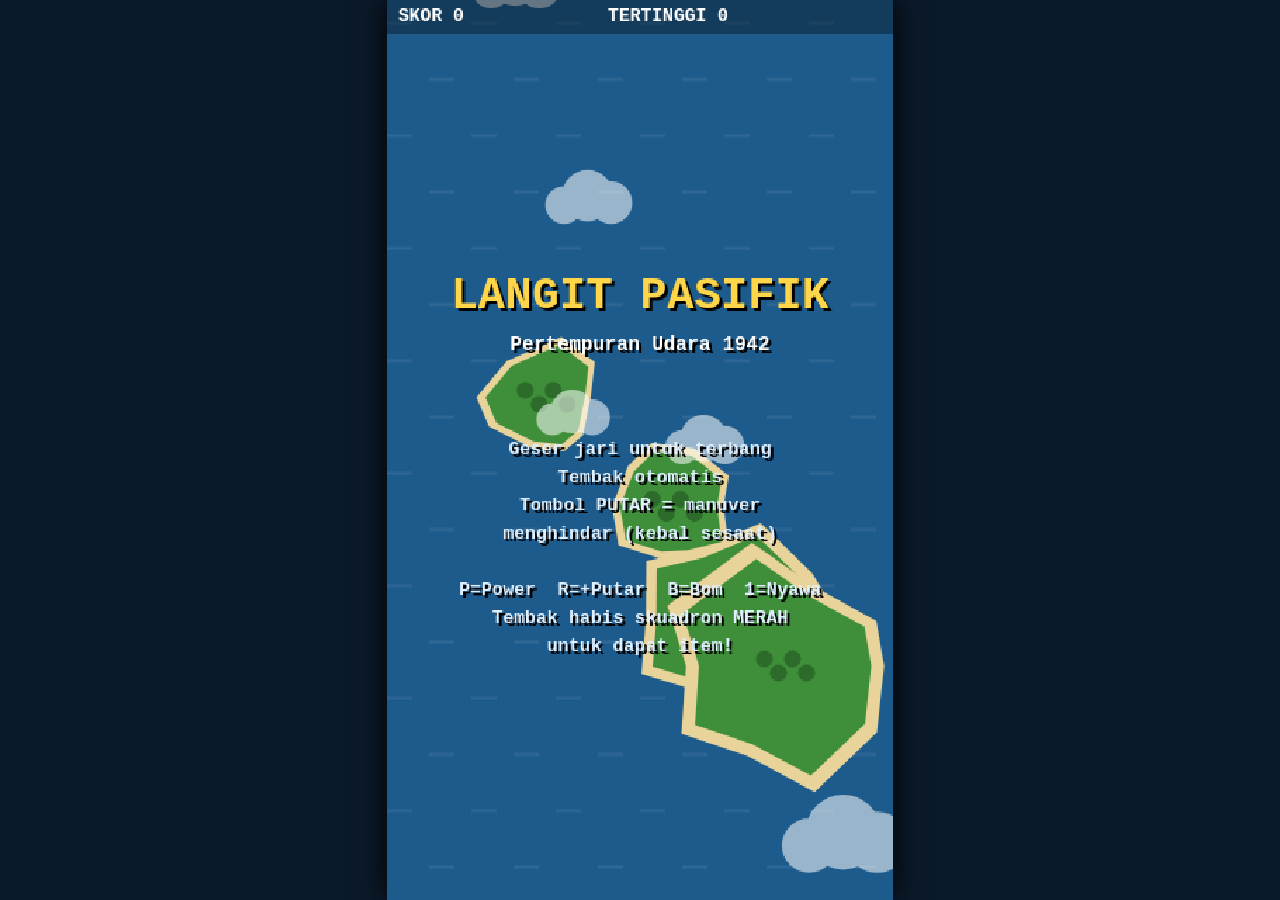
<file: game-pesawat/index.html>
<!DOCTYPE html>
<html lang="id">
<head>
<meta charset="UTF-8">
<meta name="viewport" content="width=device-width, initial-scale=1, maximum-scale=1, user-scalable=no">
<title>Langit Pasifik</title>
<style>
  html,body{margin:0;height:100%;background:#0b1a2a;overflow:hidden;touch-action:none;
    font-family:"Courier New",monospace;color:#fff;-webkit-user-select:none;user-select:none}
  #wrap{position:fixed;inset:0;display:flex;align-items:center;justify-content:center}
  canvas{display:block;background:#1d5b8c;image-rendering:pixelated;box-shadow:0 0 30px #000}
  #rollBtn{position:fixed;right:18px;bottom:24px;width:78px;height:78px;border-radius:50%;
    border:3px solid #ffd54a;background:rgba(0,0,0,.35);color:#ffd54a;font:bold 14px "Courier New",monospace;
    display:none;align-items:center;justify-content:center;text-align:center;line-height:1.1}
  #rollBtn.on{display:flex}
  #rollBtn:active{background:rgba(255,213,74,.3)}
</style>
</head>
<body>
<div id="wrap"><canvas id="c"></canvas></div>
<div id="rollBtn">PUTAR<br>(<span id="rollN">3</span>)</div>
<script>
(() => {
"use strict";
const W = 360, H = 640;
const cv = document.getElementById("c"), ctx = cv.getContext("2d");
cv.width = W; cv.height = H;
function fit(){
  const s = Math.min(innerWidth / W, innerHeight / H);
  cv.style.width = (W*s)+"px"; cv.style.height = (H*s)+"px";
}
addEventListener("resize", fit); fit();

// ---------- Input ----------
const keys = {};
addEventListener("keydown", e => { keys[e.code] = true;
  if (e.code === "KeyX" || e.code === "ShiftLeft") tryRoll();
  if (e.code === "Enter" || e.code === "Space") startOrRestart();
  if (e.code === "KeyP") paused = !paused;
});
addEventListener("keyup", e => keys[e.code] = false);

let touchId = null, lastTX = 0, lastTY = 0;
function toGame(t){ const r = cv.getBoundingClientRect();
  return { x:(t.clientX-r.left)*W/r.width, y:(t.clientY-r.top)*H/r.height }; }
cv.addEventListener("touchstart", e => { e.preventDefault();
  if (state !== "play") { startOrRestart(); return; }
  const t = e.changedTouches[0]; touchId = t.identifier; const p = toGame(t); lastTX = p.x; lastTY = p.y; }, {passive:false});
cv.addEventListener("touchmove", e => { e.preventDefault();
  for (const t of e.changedTouches) if (t.identifier === touchId) {
    const p = toGame(t);
    player.x += (p.x - lastTX) * 1.3; player.y += (p.y - lastTY) * 1.3;
    lastTX = p.x; lastTY = p.y;
  } }, {passive:false});
cv.addEventListener("touchend", e => { for (const t of e.changedTouches) if (t.identifier === touchId) touchId = null; });
cv.addEventListener("mousedown", () => { if (state !== "play") startOrRestart(); });
const rollBtn = document.getElementById("rollBtn");
rollBtn.addEventListener("touchstart", e => { e.preventDefault(); tryRoll(); }, {passive:false});
rollBtn.addEventListener("mousedown", tryRoll);

// ---------- Audio (tiny synth) ----------
let ac = null;
function beep(freq, dur, type="square", vol=0.05, slide=0){
  if (!ac) return;
  const o = ac.createOscillator(), g = ac.createGain();
  o.type = type; o.frequency.value = freq;
  if (slide) o.frequency.exponentialRampToValueAtTime(Math.max(30, freq+slide), ac.currentTime+dur);
  g.gain.value = vol; g.gain.exponentialRampToValueAtTime(0.0001, ac.currentTime+dur);
  o.connect(g); g.connect(ac.destination); o.start(); o.stop(ac.currentTime+dur);
}
const sfx = {
  shoot: () => beep(880, .05, "square", .015, -400),
  hit:   () => beep(200, .08, "sawtooth", .03, -100),
  boom:  () => { beep(120, .35, "sawtooth", .06, -90); beep(60, .4, "triangle", .06, -30); },
  power: () => { beep(523,.08); setTimeout(()=>beep(784,.08),80); setTimeout(()=>beep(1046,.12),160); },
  roll:  () => beep(300, .5, "triangle", .05, 500),
  hurt:  () => beep(90, .6, "sawtooth", .08, -60),
};

// ---------- State ----------
let state = "title", paused = false;
let score = 0, hiscore = +(localStorage.getItem("lp_hi") || 0);
let stage = 1, stageTime = 0, bossActive = false, stageClearT = 0;
let bgY = 0, islands = [], clouds = [];
let bullets = [], eBullets = [], enemies = [], parts = [], items = [], floaters = [];
let player;
let shake = 0;

function resetPlayer(){
  player = { x:W/2, y:H-90, w:30, h:26, lives:3, power:1, rolls:3, rollT:0,
             inv:120, cd:0, wing:false };
  updRollBtn();
}
function updRollBtn(){ document.getElementById("rollN").textContent = player ? player.rolls : 3; }

function startOrRestart(){
  if (!ac) { try { ac = new (window.AudioContext||window.webkitAudioContext)(); } catch(e){} }
  if (state === "play") return;
  score = 0; stage = 1; stageTime = 0; bossActive = false; stageClearT = 0;
  bullets = []; eBullets = []; enemies = []; parts = []; items = []; floaters = [];
  resetPlayer(); state = "play"; rollBtn.classList.add("on");
}

function tryRoll(){
  if (state !== "play" || player.rolls <= 0 || player.rollT > 0) return;
  player.rolls--; player.rollT = 70; updRollBtn(); sfx.roll();
}

// ---------- Background ----------
function makeIsland(y){
  const pts = [], n = 10, r = 30 + Math.random()*50;
  for (let i=0;i<n;i++){ const a = i/n*Math.PI*2; pts.push([Math.cos(a)*r*(0.7+Math.random()*0.5), Math.sin(a)*r*(0.6+Math.random()*0.5)]); }
  return { x: Math.random()*W, y, pts, palms: Math.floor(Math.random()*4)+1 };
}
for (let i=0;i<4;i++) islands.push(makeIsland(Math.random()*H));
for (let i=0;i<5;i++) clouds.push({x:Math.random()*W, y:Math.random()*H, s:0.6+Math.random()*0.8});

function drawBG(){
  ctx.fillStyle = "#1d5b8c"; ctx.fillRect(0,0,W,H);
  // waves
  ctx.fillStyle = "rgba(255,255,255,0.08)";
  for (let y=-40; y<H+40; y+=40){
    const yy = (y + bgY*0.5) % (H+40) - 20;
    for (let x=(y/40%2)*30; x<W; x+=60) ctx.fillRect(x, yy, 18, 2);
  }
  for (const is of islands){
    ctx.save(); ctx.translate(is.x, is.y);
    ctx.fillStyle = "#e8d39a"; ctx.beginPath();
    is.pts.forEach((p,i)=> i?ctx.lineTo(p[0]*1.15,p[1]*1.15):ctx.moveTo(p[0]*1.15,p[1]*1.15)); ctx.fill();
    ctx.fillStyle = "#3f8f3a"; ctx.beginPath();
    is.pts.forEach((p,i)=> i?ctx.lineTo(p[0],p[1]):ctx.moveTo(p[0],p[1])); ctx.fill();
    ctx.fillStyle = "#2c6b2a";
    for (let k=0;k<is.palms;k++){ ctx.beginPath(); ctx.arc(-15+k*10, -5+(k%2)*10, 6, 0, 7); ctx.fill(); }
    ctx.restore();
  }
}
function drawClouds(){
  for (const c of clouds){
    ctx.fillStyle = "rgba(255,255,255,0.55)";
    ctx.beginPath();
    ctx.arc(c.x, c.y, 22*c.s, 0, 7); ctx.arc(c.x+20*c.s, c.y+6*c.s, 18*c.s, 0, 7); ctx.arc(c.x-20*c.s, c.y+8*c.s, 16*c.s, 0, 7);
    ctx.fill();
  }
}
function updBG(){
  bgY += 1;
  for (const is of islands){ is.y += 0.8; if (is.y > H+100){ Object.assign(is, makeIsland(-100)); } }
  for (const c of clouds){ c.y += 2.2*c.s; if (c.y > H+60){ c.y = -60; c.x = Math.random()*W; } }
}

// ---------- Sprites (drawn with shapes) ----------
function drawPlayerPlane(x, y, scale=1, roll=0){
  ctx.save(); ctx.translate(x,y);
  const sx = Math.cos(roll) * scale;
  ctx.scale(sx || 0.05, scale);
  // shadow
  ctx.fillStyle = "rgba(0,0,0,0.25)"; ctx.fillRect(-14+10, -4+20, 28, 6);
  // wings
  ctx.fillStyle = "#4b6b3a"; ctx.fillRect(-17, -2, 34, 8);
  ctx.fillStyle = "#3b5a2c"; ctx.fillRect(-17, 4, 34, 2);
  // twin booms
  ctx.fillStyle = "#56783f"; ctx.fillRect(-11, -10, 4, 26); ctx.fillRect(7, -10, 4, 26);
  ctx.fillRect(-11, 14, 22, 3);
  // fuselage
  ctx.fillStyle = "#6a8f50"; ctx.fillRect(-3, -14, 6, 24);
  ctx.fillStyle = "#9fd3ff"; ctx.fillRect(-2, -8, 4, 5);
  // stars
  ctx.fillStyle = "#fff"; ctx.beginPath(); ctx.arc(-13,2,2.2,0,7); ctx.arc(13,2,2.2,0,7); ctx.fill();
  // props
  const t = performance.now()/30;
  ctx.fillStyle = "rgba(220,220,220,0.7)";
  ctx.fillRect(-9-5*Math.abs(Math.sin(t)), -13, 10*Math.abs(Math.sin(t)), 2);
  ctx.fillRect(9-5*Math.abs(Math.sin(t)), -13, 10*Math.abs(Math.sin(t)), 2);
  ctx.restore();
}
function drawEnemy(e){
  ctx.save(); ctx.translate(e.x, e.y);
  if (e.flash > 0) ctx.globalAlpha = 0.6;
  if (e.type === "boss"){
    ctx.fillStyle = "rgba(0,0,0,0.25)"; ctx.fillRect(-55+15, -10+30, 110, 16);
    ctx.fillStyle = e.flash>0 ? "#fff" : "#7d7f86"; ctx.fillRect(-60, -6, 120, 16);
    ctx.fillStyle = e.flash>0 ? "#fff" : "#5e6067"; ctx.fillRect(-10, -30, 20, 64); ctx.fillRect(-26, 26, 52, 8);
    ctx.fillStyle = "#9b9da4";
    for (const ex of [-42,-22,22,42]) ctx.fillRect(ex-4, -14, 8, 18);
    ctx.fillStyle = "#c33"; ctx.beginPath(); ctx.arc(-40,2,4,0,7); ctx.arc(40,2,4,0,7); ctx.fill();
    ctx.fillStyle = "#333"; ctx.fillRect(-5,-22,10,8);
    ctx.restore();
    // health bar
    ctx.fillStyle = "#300"; ctx.fillRect(40, 8, W-80, 6);
    ctx.fillStyle = "#f44"; ctx.fillRect(40, 8, (W-80)*Math.max(0,e.hp/e.maxHp), 6);
    return;
  }
  const colors = { small:"#c9c5b0", red:"#c0392b", big:"#6d6f75", dive:"#a8a37f" };
  const c = e.flash>0 ? "#fff" : colors[e.type];
  const s = e.type === "big" ? 1.7 : 1;
  ctx.scale(s, s);
  ctx.fillStyle = "rgba(0,0,0,0.22)"; ctx.fillRect(-12+8, -2+16, 24, 5);
  ctx.fillStyle = c;
  ctx.fillRect(-13, -4, 26, 6);    // wings
  ctx.fillRect(-3, -12, 6, 24);    // fuselage
  ctx.fillRect(-6, -12, 12, 3);    // tail
  ctx.fillStyle = "#c33"; ctx.beginPath(); ctx.arc(-8,-1,2,0,7); ctx.arc(8,-1,2,0,7); ctx.fill();
  ctx.fillStyle = "#334"; ctx.fillRect(-2, 2, 4, 4);
  ctx.restore();
}

// ---------- Spawning ----------
function spawnWave(){
  const r = Math.random(), lvl = stage;
  if (r < 0.35){ // formation from top in V
    const cx = 60 + Math.random()*(W-120);
    for (let i=0;i<5;i++) enemies.push(mk("small", cx + (i-2)*28, -20 - Math.abs(i-2)*22, {vy:2+lvl*0.2, wobble:i}));
  } else if (r < 0.55){ // side sweep
    const fromLeft = Math.random()<0.5;
    for (let i=0;i<5;i++) enemies.push(mk("small", fromLeft? -20 - i*30 : W+20+i*30, 80+Math.random()*40,
       {vx: fromLeft?2.6:-2.6, vy:0.6, sweep:true}));
  } else if (r < 0.75){ // red squad (drop power-up when all killed)
    const id = Math.random();
    const fromLeft = Math.random()<0.5;
    for (let i=0;i<5;i++) enemies.push(mk("red", fromLeft? -20-i*26 : W+20+i*26, 60,
       {vx: fromLeft?2.4:-2.4, vy:0, squad:id, curve:true, t:-i*10}));
  } else if (r < 0.9){ // divers
    for (let i=0;i<3;i++) enemies.push(mk("dive", 40+Math.random()*(W-80), -30-i*50, {vy:1.5, dive:true}));
  } else { // big plane
    enemies.push(mk("big", 60+Math.random()*(W-120), -40, {vy:0.7}));
  }
}
const HP = { small:1, red:1, dive:2, big:22 };
const PTS = { small:100, red:150, dive:200, big:1500 };
function mk(type, x, y, o){
  return Object.assign({type, x, y, vx:0, vy:1, hp:HP[type]+(type==="big"?stage*4:0), flash:0, t:0,
    fire: 60+Math.random()*120, r: type==="big"?24:12}, o);
}
function spawnBoss(){
  bossActive = true;
  const hp = 180 + stage*80;
  enemies.push({type:"boss", x:W/2, y:-60, vx:1.2, vy:1, hp, maxHp:hp, flash:0, t:0, fire:60, r:46, pts:10000*stage});
}

// ---------- Firing ----------
function playerFire(){
  const p = player, sp = -10;
  const add = (x,vx=0) => bullets.push({x:p.x+x, y:p.y-14, vx, vy:sp});
  if (p.power === 1){ add(-4); add(4); }
  else if (p.power === 2){ add(-8); add(0); add(8); }
  else { add(-10,-1.2); add(-4); add(4); add(10,1.2); }
  if (p.wing){ add(-26); add(26); }
  sfx.shoot();
}
function aimShot(e, speed=3.2, spread=0){
  const a = Math.atan2(player.y-e.y, player.x-e.x) + spread;
  eBullets.push({x:e.x, y:e.y+8, vx:Math.cos(a)*speed, vy:Math.sin(a)*speed});
}

// ---------- Effects ----------
function explode(x, y, n=14, big=false){
  for (let i=0;i<n;i++){
    const a = Math.random()*7, s = Math.random()*(big?5:3)+0.5;
    parts.push({x,y,vx:Math.cos(a)*s,vy:Math.sin(a)*s,life:30+Math.random()*25,max:55,
      c: ["#ffd54a","#ff8a3d","#e74c3c","#888"][Math.floor(Math.random()*4)], r: big?4:2.5});
  }
  if (big) shake = 18;
}
function floatText(x,y,t){ floaters.push({x,y,t,life:50}); }

// ---------- Update ----------
let spawnT = 0;
function update(){
  updBG();
  if (state !== "play" || paused) { parts.forEach(stepPart); parts = parts.filter(p=>p.life>0); return; }
  stageTime++;
  const p = player;

  // movement (keyboard)
  const sp = 4;
  if (keys.ArrowLeft||keys.KeyA) p.x -= sp;
  if (keys.ArrowRight||keys.KeyD) p.x += sp;
  if (keys.ArrowUp||keys.KeyW) p.y -= sp;
  if (keys.ArrowDown||keys.KeyS) p.y += sp;
  p.x = Math.max(16, Math.min(W-16, p.x)); p.y = Math.max(40, Math.min(H-24, p.y));

  // auto fire
  if (p.cd-- <= 0 && p.rollT <= 0){ playerFire(); p.cd = 7; }
  if (p.rollT > 0) p.rollT--;
  if (p.inv > 0) p.inv--;

  // spawns
  const stageLen = 2400; // ~40 detik per stage
  if (stageClearT > 0){
    stageClearT--;
    if (stageClearT === 0){ stage++; stageTime = 0; bossActive = false; }
  } else if (stageTime < stageLen){
    if (--spawnT <= 0){ spawnWave(); spawnT = Math.max(40, 110 - stage*10); }
  } else if (!bossActive && enemies.length === 0){
    spawnBoss();
  }

  // bullets
  for (const b of bullets){ b.x += b.vx; b.y += b.vy; }
  bullets = bullets.filter(b => b.y > -10 && b.x > -10 && b.x < W+10);
  for (const b of eBullets){ b.x += b.vx; b.y += b.vy; }
  eBullets = eBullets.filter(b => b.y > -10 && b.y < H+10 && b.x > -10 && b.x < W+10);

  // enemies
  for (const e of enemies){
    e.t++; if (e.flash>0) e.flash--;
    if (e.type === "boss"){
      if (e.y < 110) e.y += e.vy;
      else { e.x += e.vx; if (e.x < 70 || e.x > W-70) e.vx *= -1; }
      if (--e.fire <= 0 && e.y >= 100){
        const phase = Math.floor(e.t/240)%3;
        if (phase === 0){ for (let k=-2;k<=2;k++) aimShot(e, 3, k*0.18); e.fire = 50; }
        else if (phase === 1){ for (let k=0;k<12;k++){ const a=k/12*Math.PI*2 + e.t*0.05;
            eBullets.push({x:e.x,y:e.y,vx:Math.cos(a)*2.4,vy:Math.sin(a)*2.4}); } e.fire = 40; }
        else { aimShot({x:e.x-40,y:e.y},3.6); aimShot({x:e.x+40,y:e.y},3.6); e.fire = 18; }
      }
      continue;
    }
    if (e.curve){ if (e.t > 0){ e.x += e.vx; e.y += Math.sin(e.t*0.04)*2.2 + 0.4; } }
    else if (e.sweep){ e.x += e.vx; e.y += e.vy; }
    else if (e.dive){
      e.y += e.vy;
      if (e.y > 120 && !e.locked){ e.locked = true; const a = Math.atan2(p.y-e.y, p.x-e.x); e.vx = Math.cos(a)*4; e.vy = Math.sin(a)*4; }
      e.x += e.vx;
    } else {
      e.y += e.vy; if (e.wobble !== undefined) e.x += Math.sin((e.t+e.wobble*10)*0.05)*1.2;
    }
    if (--e.fire <= 0 && e.y > 0 && e.y < H*0.7){
      if (e.type === "big"){ for (let k=-1;k<=1;k++) aimShot(e, 3, k*0.25); e.fire = 70; }
      else { if (Math.random() < 0.5 + stage*0.08) aimShot(e, 2.6 + stage*0.2); e.fire = 120 + Math.random()*120; }
    }
  }
  enemies = enemies.filter(e => e.type==="boss" || (e.y < H+60 && e.y > -400 && e.x > -300 && e.x < W+300));

  // collisions: player bullets vs enemies
  for (const b of bullets){
    for (const e of enemies){
      if (e.hp <= 0) continue;
      const rx = e.type==="boss" ? 60 : e.r, ry = e.type==="boss" ? 30 : e.r;
      if (Math.abs(b.x-e.x) < rx && Math.abs(b.y-e.y) < ry){
        b.y = -999; e.hp--; e.flash = 3;
        if (e.hp <= 0) killEnemy(e); else if (e.type==="boss"||e.type==="big") sfx.hit();
        break;
      }
    }
  }
  enemies = enemies.filter(e => e.hp > 0);

  // player hit
  const vulnerable = p.inv <= 0 && p.rollT <= 0;
  if (vulnerable){
    for (const b of eBullets){
      if (Math.abs(b.x-p.x) < 6 && Math.abs(b.y-p.y) < 8){ b.y = 9999; hurt(); break; }
    }
    for (const e of enemies){
      const rr = e.type==="boss"?50:e.r;
      if (Math.abs(e.x-p.x) < rr && Math.abs(e.y-p.y) < rr){
        if (e.type !== "boss" && e.type !== "big"){ e.hp = 0; killEnemy(e); }
        hurt(); break;
      }
    }
    enemies = enemies.filter(e => e.hp > 0);
  }

  // items
  for (const it of items){
    it.y += 1.3; it.x += Math.sin(it.t++*0.05)*0.8;
    if (Math.abs(it.x-p.x) < 18 && Math.abs(it.y-p.y) < 18){
      it.got = true; sfx.power();
      if (it.k === "P"){ if (p.power < 3) { p.power++; floatText(p.x,p.y-20,"POWER UP"); } else if (!p.wing){ p.wing = true; floatText(p.x,p.y-20,"PENGAWAL!"); } else { score+=1000; floatText(p.x,p.y-20,"+1000"); } }
      else if (it.k === "R"){ p.rolls++; updRollBtn(); floatText(p.x,p.y-20,"+1 PUTAR"); }
      else if (it.k === "B"){ // bomb: clear bullets
        eBullets = []; for (const e of enemies) if (e.type!=="boss"){ e.hp=0; killEnemy(e); }
        enemies = enemies.filter(e=>e.hp>0); floatText(p.x,p.y-20,"BOM!"); shake = 12;
      }
      else if (it.k === "1"){ p.lives++; floatText(p.x,p.y-20,"+1 NYAWA"); }
    }
  }
  items = items.filter(it => !it.got && it.y < H+20);

  parts.forEach(stepPart); parts = parts.filter(q=>q.life>0);
  for (const f of floaters){ f.y -= 0.7; f.life--; } floaters = floaters.filter(f=>f.life>0);
  if (shake > 0) shake--;
}
function stepPart(q){ q.x += q.vx; q.y += q.vy; q.vx *= 0.96; q.vy *= 0.96; q.life--; }

function killEnemy(e){
  const pts = e.pts || PTS[e.type];
  score += pts; floatText(e.x, e.y, String(pts));
  if (e.type === "boss"){
    for (let k=0;k<6;k++) setTimeout(()=>{ explode(e.x+(Math.random()-0.5)*100, e.y+(Math.random()-0.5)*40, 30, true); sfx.boom(); }, k*150);
    eBullets = []; stageClearT = 240; player.lives = Math.min(player.lives+1, 9);
    items.push({x:e.x, y:e.y, k:"P", t:0});
  } else {
    explode(e.x, e.y, e.type==="big"?30:14, e.type==="big"); sfx.boom();
    if (e.type === "big") items.push({x:e.x, y:e.y, k: Math.random()<0.5?"B":"R", t:0});
    if (e.squad !== undefined){
      const rest = enemies.filter(o => o.squad === e.squad && o !== e && o.hp > 0);
      if (rest.length === 0) items.push({x:e.x, y:e.y, k: Math.random()<0.12?"1":"P", t:0});
    }
  }
  if (score > hiscore){ hiscore = score; localStorage.setItem("lp_hi", hiscore); }
}
function hurt(){
  const p = player;
  explode(p.x, p.y, 30, true); sfx.hurt();
  p.lives--; p.power = Math.max(1, p.power-1); p.wing = false; p.inv = 150;
  eBullets = [];
  if (p.lives <= 0){ state = "over"; rollBtn.classList.remove("on"); }
}

// ---------- Draw ----------
function draw(){
  ctx.save();
  if (shake > 0) ctx.translate((Math.random()-0.5)*shake, (Math.random()-0.5)*shake);
  drawBG();
  for (const it of items){
    ctx.fillStyle = {P:"#e74c3c", R:"#3498db", B:"#2c3e50", "1":"#27ae60"}[it.k];
    ctx.beginPath(); ctx.arc(it.x, it.y, 11, 0, 7); ctx.fill();
    ctx.strokeStyle = "#fff"; ctx.lineWidth = 2; ctx.stroke();
    ctx.fillStyle = "#fff"; ctx.font = "bold 13px Courier New"; ctx.textAlign = "center"; ctx.textBaseline = "middle";
    ctx.fillText(it.k, it.x, it.y+1);
  }
  for (const e of enemies) drawEnemy(e);
  if (state === "play"){
    const p = player;
    const blink = p.inv > 0 && Math.floor(p.inv/5)%2;
    if (!blink){
      const rollAng = p.rollT > 0 ? (70-p.rollT)/70*Math.PI*2 : 0;
      const sc = p.rollT > 0 ? 1 + Math.sin((70-p.rollT)/70*Math.PI)*0.5 : 1;
      drawPlayerPlane(p.x, p.y, sc, rollAng);
      if (p.wing){ drawPlayerPlane(p.x-26, p.y+6, 0.55); drawPlayerPlane(p.x+26, p.y+6, 0.55); }
    }
  }
  ctx.fillStyle = "#ffe98a";
  for (const b of bullets) ctx.fillRect(b.x-1.5, b.y-6, 3, 10);
  for (const b of eBullets){ ctx.fillStyle = "#ff5a3c"; ctx.beginPath(); ctx.arc(b.x,b.y,3.5,0,7); ctx.fill();
    ctx.fillStyle = "#fff3"; ctx.beginPath(); ctx.arc(b.x,b.y,6,0,7); ctx.fill(); }
  for (const q of parts){ ctx.globalAlpha = Math.max(0,q.life/q.max); ctx.fillStyle = q.c;
    ctx.beginPath(); ctx.arc(q.x,q.y,q.r,0,7); ctx.fill(); }
  ctx.globalAlpha = 1;
  drawClouds();
  ctx.font = "bold 12px Courier New"; ctx.textAlign = "center";
  for (const f of floaters){ ctx.globalAlpha = f.life/50; ctx.fillStyle = "#fff"; ctx.fillText(f.t, f.x, f.y); }
  ctx.globalAlpha = 1;
  ctx.restore();

  // HUD
  ctx.fillStyle = "rgba(0,0,0,0.35)"; ctx.fillRect(0,0,W,24);
  ctx.font = "bold 13px Courier New"; ctx.textBaseline = "middle"; ctx.fillStyle = "#fff";
  ctx.textAlign = "left"; ctx.fillText("SKOR " + score, 8, 12);
  ctx.textAlign = "center"; ctx.fillText("TERTINGGI " + hiscore, W/2+20, 12);
  if (state === "play"){
    ctx.textAlign = "right"; ctx.fillText("ST " + stage, W-8, 12);
    for (let i=0;i<Math.min(player.lives,6);i++) drawPlayerPlane(16+i*20, H-16, 0.5);
  }

  ctx.textAlign = "center"; ctx.textBaseline = "middle";
  if (state === "title"){
    shadowText("LANGIT PASIFIK", W/2, H*0.33, 32, "#ffd54a");
    shadowText("Pertempuran Udara 1942", W/2, H*0.33+34, 14, "#fff");
    const lines = ["Geser jari untuk terbang","Tembak otomatis","Tombol PUTAR = manuver","menghindar (kebal sesaat)","",
      "P=Power  R=+Putar  B=Bom  1=Nyawa","Tembak habis skuadron MERAH","untuk dapat item!"];
    lines.forEach((l,i)=> shadowText(l, W/2, H*0.5+i*20, 13, "#e0f0ff"));
    if (Math.floor(performance.now()/500)%2) shadowText("SENTUH UNTUK MULAI", W/2, H*0.88, 18, "#fff");
  } else if (state === "over"){
    shadowText("GAME OVER", W/2, H*0.4, 34, "#ff5a3c");
    shadowText("Skor: " + score, W/2, H*0.4+40, 18, "#fff");
    shadowText("Stage: " + stage, W/2, H*0.4+64, 15, "#fff");
    if (Math.floor(performance.now()/500)%2) shadowText("SENTUH UNTUK ULANG", W/2, H*0.72, 18, "#fff");
  } else if (paused){
    shadowText("JEDA", W/2, H/2, 30, "#fff");
  } else if (stageClearT > 0){
    shadowText("STAGE " + stage + " SELESAI!", W/2, H*0.4, 24, "#ffd54a");
    shadowText("+1 NYAWA", W/2, H*0.4+30, 15, "#fff");
  } else if (stageTime < 120){
    shadowText("STAGE " + stage, W/2, H*0.4, 28, "#fff");
  } else if (bossActive && enemies.some(e=>e.type==="boss" && e.y < 100)){
    shadowText("PERINGATAN: PEMBOM BESAR!", W/2, H*0.45, 16, "#ff5a3c");
  }
}
function shadowText(t,x,y,size,color){
  ctx.font = "bold "+size+"px Courier New";
  ctx.fillStyle = "#000"; ctx.fillText(t, x+2, y+2);
  ctx.fillStyle = color; ctx.fillText(t, x, y);
}

// ---------- Loop (fixed 60fps step) ----------
let last = performance.now(), acc = 0;
function loop(now){
  acc += Math.min(100, now - last); last = now;
  while (acc >= 1000/60){ update(); acc -= 1000/60; }
  draw();
  requestAnimationFrame(loop);
}
requestAnimationFrame(loop);
document.addEventListener("visibilitychange", () => { if (document.hidden && state==="play") paused = true; });
cv.addEventListener("touchstart", () => { if (paused) paused = false; });
})();
</script>
</body>
</html>
</file>
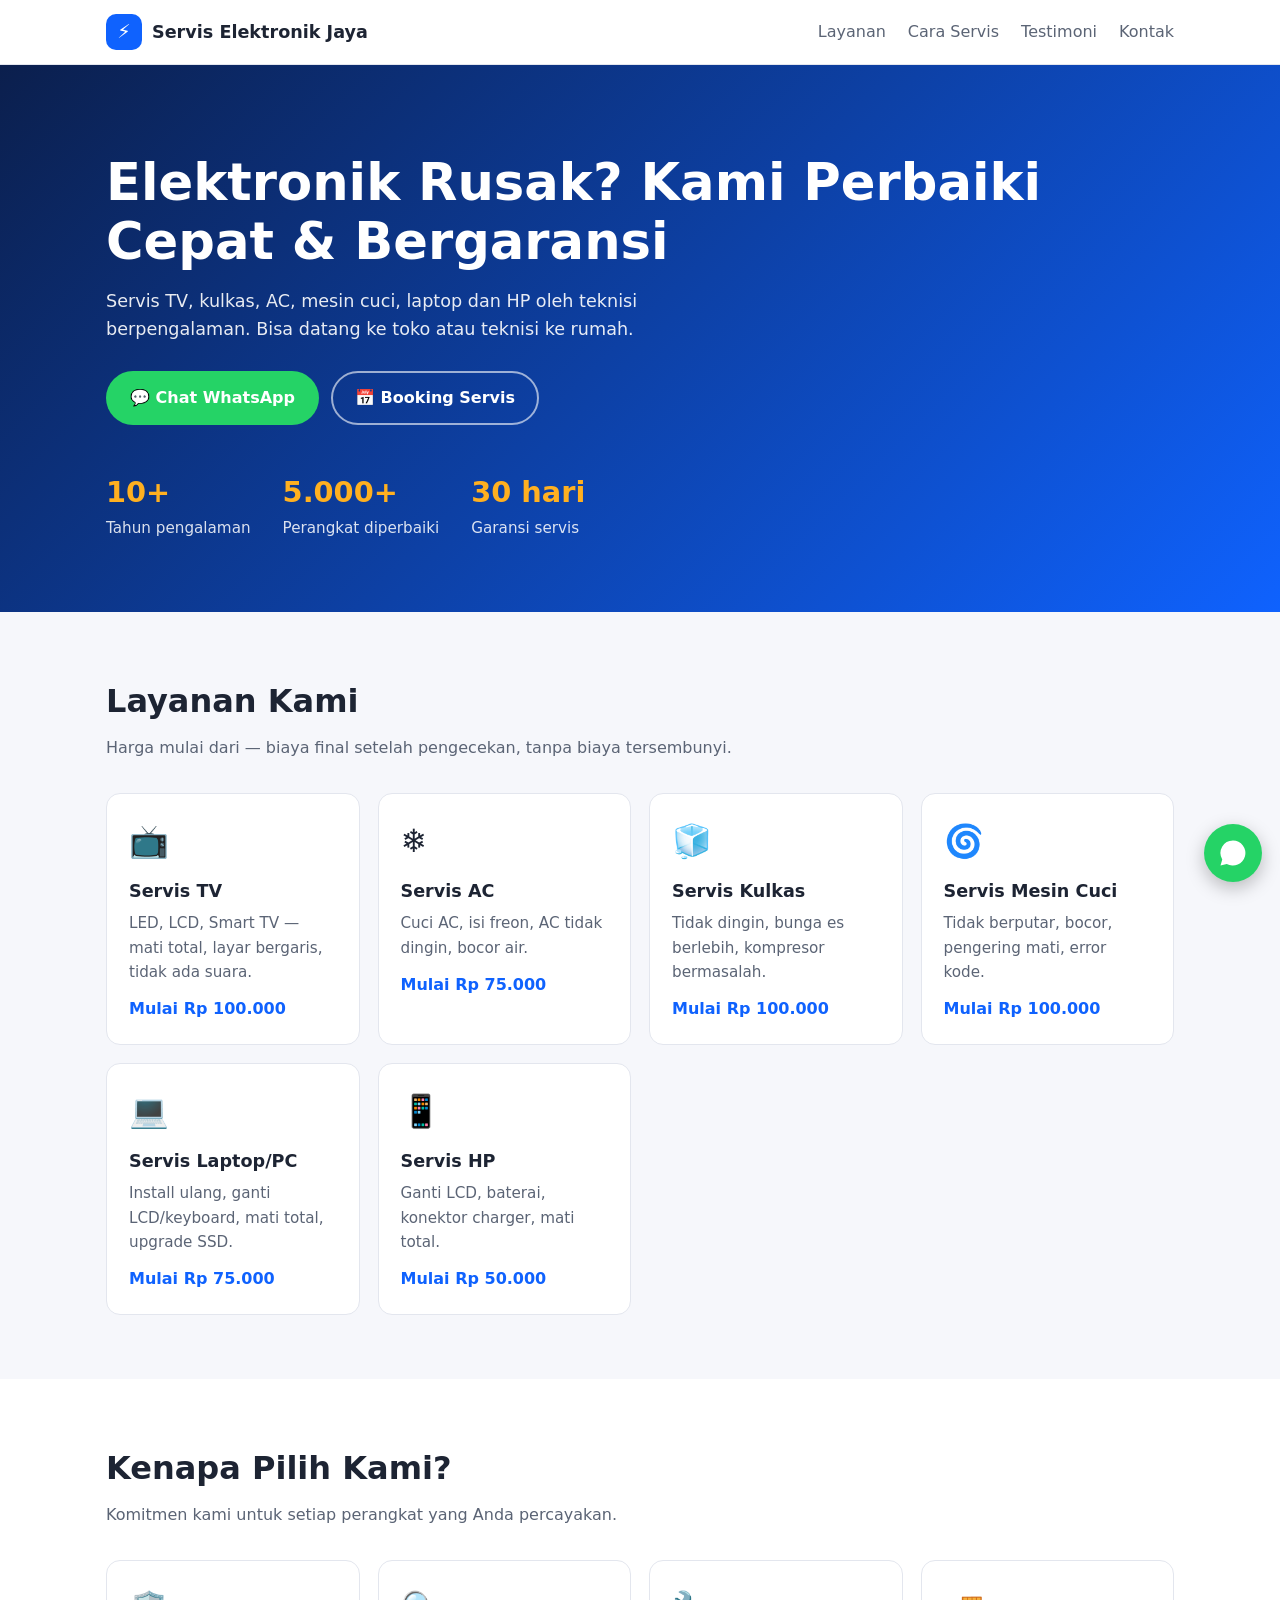
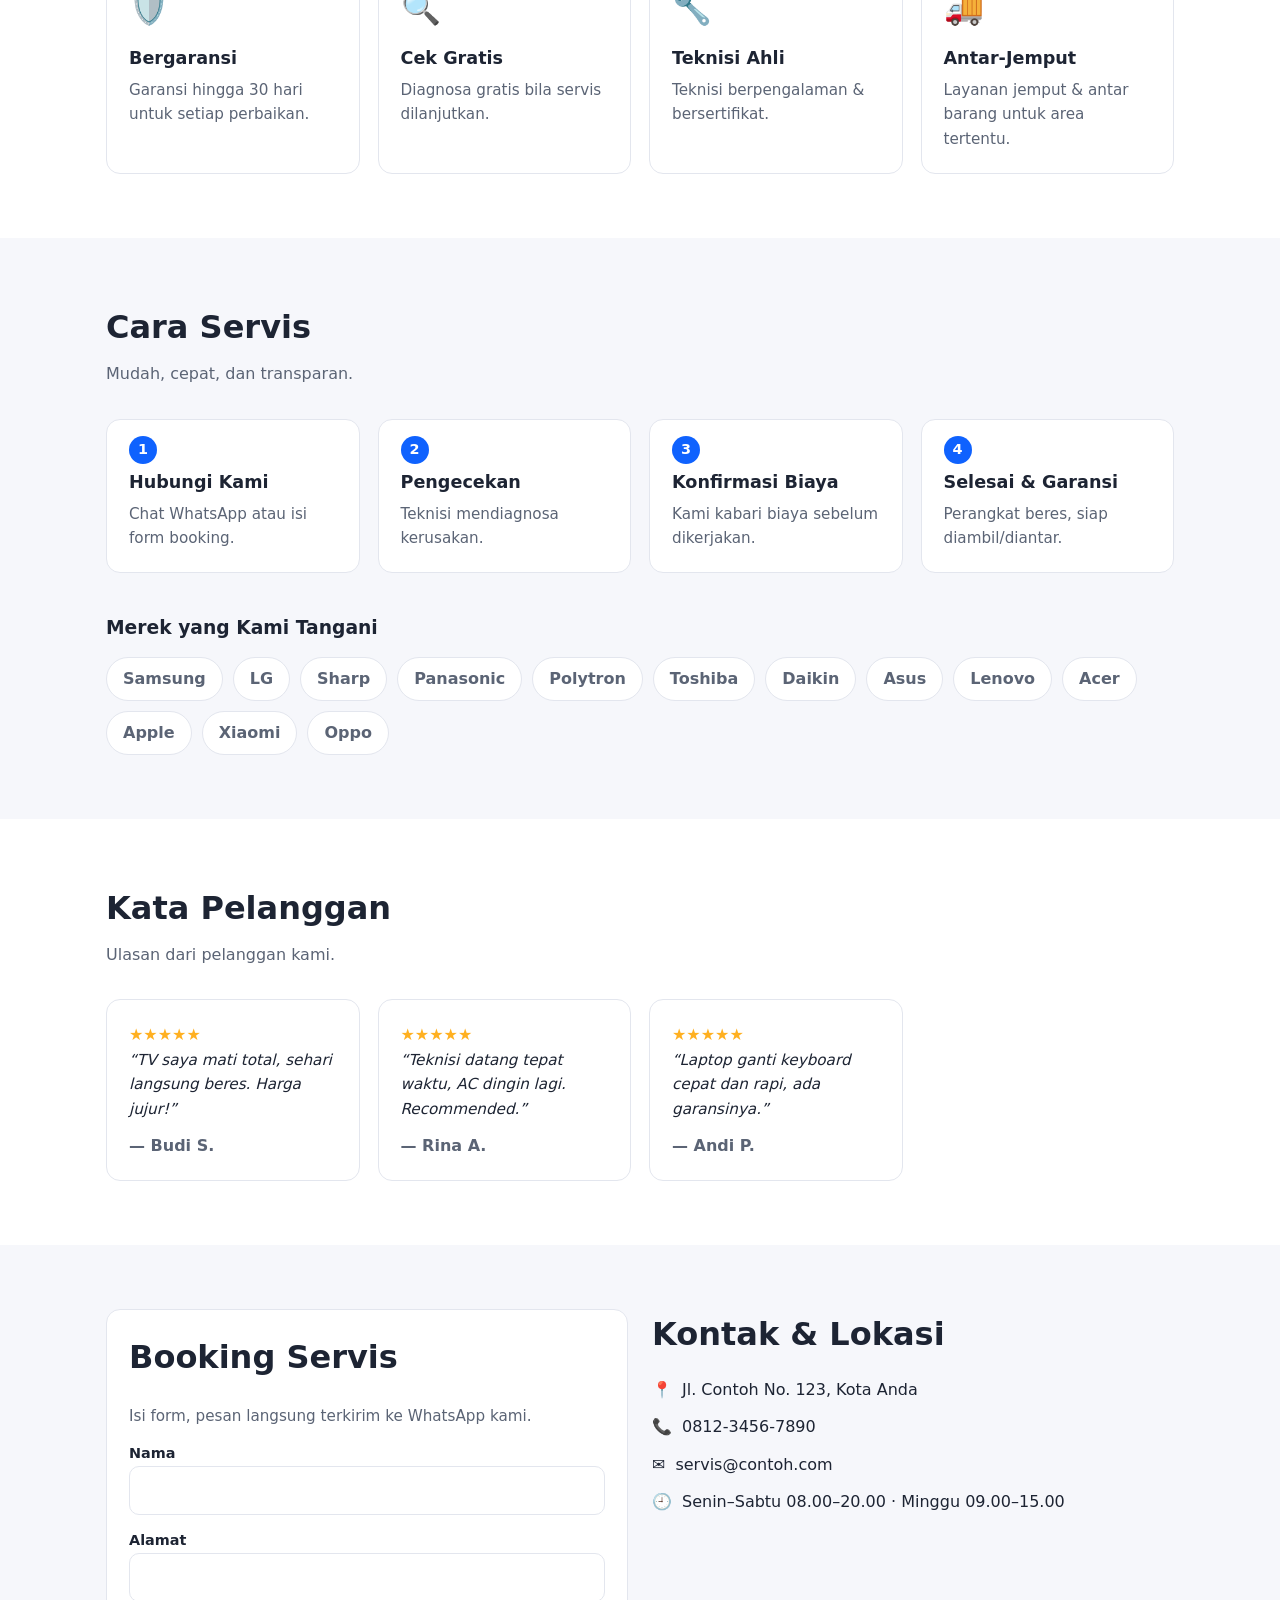
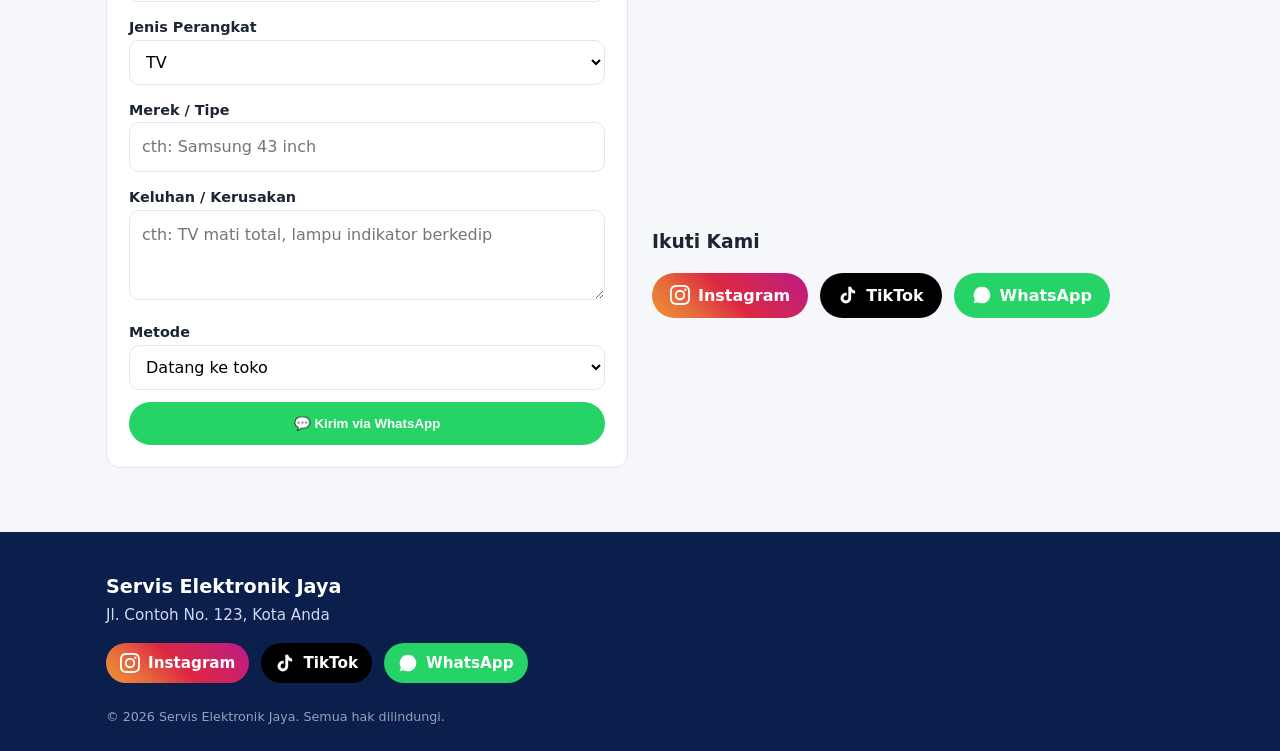
<file: servis-elektronik/index.html>
<!doctype html>
<html lang="id">
<head>
<meta charset="utf-8">
<meta name="viewport" content="width=device-width, initial-scale=1">
<title>Servis Elektronik</title>
<meta name="description" content="Jasa servis elektronik terpercaya: TV, kulkas, AC, mesin cuci, laptop, HP dan lainnya.">
<style>
  :root{
    --bg:#f6f7fb; --card:#fff; --text:#1d2433; --muted:#5b6475;
    --primary:#0f62fe; --primary-dark:#0846c7; --accent:#ffb020;
    --wa:#25d366; --border:#e3e6ee; --radius:14px;
  }
  *{box-sizing:border-box;margin:0;padding:0}
  html{scroll-behavior:smooth}
  body{font-family:system-ui,-apple-system,"Segoe UI",Roboto,sans-serif;background:var(--bg);color:var(--text);line-height:1.6}
  a{color:inherit;text-decoration:none}
  .wrap{max-width:1100px;margin:0 auto;padding:0 16px}
  section{padding:64px 0}
  h2{font-size:clamp(1.5rem,3vw,2rem);margin-bottom:8px}
  .sub{color:var(--muted);margin-bottom:32px}

  /* Header */
  header{position:sticky;top:0;z-index:50;background:rgba(255,255,255,.92);backdrop-filter:blur(8px);border-bottom:1px solid var(--border)}
  .nav{display:flex;align-items:center;justify-content:space-between;height:64px;gap:16px}
  .brand{display:flex;align-items:center;gap:10px;font-weight:800;font-size:1.1rem}
  .brand .logo{width:36px;height:36px;border-radius:10px;background:var(--primary);color:#fff;display:grid;place-items:center;font-size:1.2rem}
  .menu{display:flex;gap:22px;font-weight:500;color:var(--muted)}
  .menu a:hover{color:var(--primary)}
  .burger{display:none;background:none;border:0;font-size:1.6rem;cursor:pointer;color:var(--text)}
  @media (max-width:760px){
    .burger{display:block}
    .menu{display:none;position:absolute;top:64px;left:0;right:0;background:#fff;flex-direction:column;padding:16px;border-bottom:1px solid var(--border)}
    .menu.open{display:flex}
  }

  /* Hero */
  .hero{background:linear-gradient(135deg,#0b1f4d,#0f62fe);color:#fff;padding:88px 0 72px}
  .hero h1{font-size:clamp(2rem,5vw,3.2rem);line-height:1.15;margin-bottom:16px}
  .hero p{font-size:1.1rem;opacity:.9;max-width:620px;margin-bottom:28px}
  .btns{display:flex;flex-wrap:wrap;gap:12px}
  .btn{display:inline-flex;align-items:center;gap:8px;padding:12px 22px;border-radius:999px;font-weight:600;border:2px solid transparent;transition:.2s}
  .btn-wa{background:var(--wa);color:#fff}
  .btn-wa:hover{filter:brightness(.95)}
  .btn-ghost{border-color:rgba(255,255,255,.6);color:#fff}
  .btn-ghost:hover{background:rgba(255,255,255,.12)}
  .stats{display:flex;flex-wrap:wrap;gap:32px;margin-top:44px}
  .stats b{display:block;font-size:1.8rem;color:var(--accent)}
  .stats span{opacity:.85;font-size:.95rem}

  /* Cards */
  .grid{display:grid;gap:18px;grid-template-columns:repeat(auto-fill,minmax(240px,1fr))}
  .card{background:var(--card);border:1px solid var(--border);border-radius:var(--radius);padding:22px;transition:.2s}
  .card:hover{transform:translateY(-3px);box-shadow:0 10px 24px rgba(15,98,254,.08)}
  .card .ic{font-size:2rem;margin-bottom:10px}
  .card h3{font-size:1.1rem;margin-bottom:6px}
  .card p{color:var(--muted);font-size:.95rem}
  .price{margin-top:12px;font-weight:700;color:var(--primary)}

  .why{background:#fff}
  .steps{counter-reset:s}
  .steps .card{position:relative;padding-top:48px}
  .steps .card::before{counter-increment:s;content:counter(s);position:absolute;top:16px;left:22px;width:28px;height:28px;border-radius:50%;background:var(--primary);color:#fff;display:grid;place-items:center;font-weight:700;font-size:.9rem}

  .brands{display:flex;flex-wrap:wrap;gap:10px}
  .brands span{background:#fff;border:1px solid var(--border);padding:8px 16px;border-radius:999px;font-weight:600;color:var(--muted)}

  .testi .card p{color:var(--text);font-style:italic}
  .testi .who{margin-top:12px;font-weight:600;font-style:normal;color:var(--muted)}
  .stars{color:var(--accent)}

  /* Booking form */
  .two{display:grid;grid-template-columns:1fr 1fr;gap:24px}
  @media (max-width:760px){.two{grid-template-columns:1fr}}
  form .card{display:grid;gap:12px}
  label{font-weight:600;font-size:.9rem}
  input,select,textarea{width:100%;padding:11px 12px;border:1px solid var(--border);border-radius:10px;font:inherit;background:#fff}
  textarea{min-height:90px;resize:vertical}
  input:focus,select:focus,textarea:focus{outline:2px solid var(--primary);border-color:transparent}
  .info li{list-style:none;display:flex;gap:10px;margin-bottom:12px}
  .map{width:100%;height:260px;border:0;border-radius:var(--radius);margin-top:8px}

  /* Social */
  .social{display:flex;flex-wrap:wrap;gap:12px;margin-top:16px}
  .soc{display:inline-flex;align-items:center;gap:8px;padding:10px 18px;border-radius:999px;color:#fff;font-weight:600}
  .soc svg{width:20px;height:20px;fill:currentColor}
  .soc.ig{background:linear-gradient(45deg,#f09433,#e6683c,#dc2743,#cc2366,#bc1888)}
  .soc.tt{background:#000}
  .soc.wa{background:var(--wa)}
  .soc:hover{filter:brightness(1.1)}

  footer{background:#0b1f4d;color:#cfd8ee;padding:40px 0 24px;font-size:.95rem}
  footer .social .soc{padding:8px 14px}
  footer small{display:block;margin-top:24px;opacity:.7}

  .float-wa{position:fixed;right:18px;bottom:18px;width:58px;height:58px;border-radius:50%;background:var(--wa);display:grid;place-items:center;box-shadow:0 6px 18px rgba(0,0,0,.25);z-index:60}
  .float-wa svg{width:30px;height:30px;fill:#fff}
</style>
</head>
<body>

<header>
  <div class="wrap nav">
    <a href="#" class="brand"><span class="logo">⚡</span><span data-bind="nama"></span></a>
    <button class="burger" aria-label="Menu" onclick="document.querySelector('.menu').classList.toggle('open')">☰</button>
    <nav class="menu" onclick="this.classList.remove('open')">
      <a href="#layanan">Layanan</a>
      <a href="#cara">Cara Servis</a>
      <a href="#testimoni">Testimoni</a>
      <a href="#kontak">Kontak</a>
    </nav>
  </div>
</header>

<section class="hero">
  <div class="wrap">
    <h1 data-bind="slogan"></h1>
    <p data-bind="deskripsi"></p>
    <div class="btns">
      <a class="btn btn-wa" data-wa target="_blank" rel="noopener">💬 Chat WhatsApp</a>
      <a class="btn btn-ghost" href="#kontak">📅 Booking Servis</a>
    </div>
    <div class="stats" id="stats"></div>
  </div>
</section>

<section id="layanan">
  <div class="wrap">
    <h2>Layanan Kami</h2>
    <p class="sub">Harga mulai dari — biaya final setelah pengecekan, tanpa biaya tersembunyi.</p>
    <div class="grid" id="layananList"></div>
  </div>
</section>

<section class="why">
  <div class="wrap">
    <h2>Kenapa Pilih Kami?</h2>
    <p class="sub">Komitmen kami untuk setiap perangkat yang Anda percayakan.</p>
    <div class="grid" id="keunggulanList"></div>
  </div>
</section>

<section id="cara">
  <div class="wrap">
    <h2>Cara Servis</h2>
    <p class="sub">Mudah, cepat, dan transparan.</p>
    <div class="grid steps" id="langkahList"></div>
    <h3 style="margin:40px 0 14px">Merek yang Kami Tangani</h3>
    <div class="brands" id="merekList"></div>
  </div>
</section>

<section id="testimoni" class="why testi">
  <div class="wrap">
    <h2>Kata Pelanggan</h2>
    <p class="sub">Ulasan dari pelanggan kami.</p>
    <div class="grid" id="testiList"></div>
  </div>
</section>

<section id="kontak">
  <div class="wrap two">
    <form id="booking">
      <div class="card">
        <h2>Booking Servis</h2>
        <p class="sub" style="margin:0">Isi form, pesan langsung terkirim ke WhatsApp kami.</p>
        <div><label for="fNama">Nama</label><input id="fNama" required></div>
        <div><label for="fAlamat">Alamat</label><input id="fAlamat" required></div>
        <div><label for="fJenis">Jenis Perangkat</label><select id="fJenis" required></select></div>
        <div><label for="fMerek">Merek / Tipe</label><input id="fMerek" placeholder="cth: Samsung 43 inch"></div>
        <div><label for="fKeluhan">Keluhan / Kerusakan</label><textarea id="fKeluhan" required placeholder="cth: TV mati total, lampu indikator berkedip"></textarea></div>
        <div><label for="fMetode">Metode</label>
          <select id="fMetode"><option>Datang ke toko</option><option>Teknisi ke rumah</option><option>Antar-jemput</option></select></div>
        <button class="btn btn-wa" type="submit" style="justify-content:center;cursor:pointer">💬 Kirim via WhatsApp</button>
      </div>
    </form>
    <div>
      <h2>Kontak &amp; Lokasi</h2>
      <ul class="info" style="margin-top:16px" id="infoList"></ul>
      <iframe class="map" id="map" loading="lazy" referrerpolicy="no-referrer-when-downgrade" title="Lokasi toko"></iframe>
      <h3 style="margin-top:24px">Ikuti Kami</h3>
      <div class="social" id="socialMain"></div>
    </div>
  </div>
</section>

<footer>
  <div class="wrap">
    <b data-bind="nama" style="font-size:1.2rem;color:#fff"></b>
    <p data-bind="alamat"></p>
    <div class="social" id="socialFooter"></div>
    <small>© <span id="year"></span> <span data-bind="nama"></span>. Semua hak dilindungi.</small>
  </div>
</footer>

<a class="float-wa" data-wa target="_blank" rel="noopener" aria-label="WhatsApp">
  <svg viewBox="0 0 24 24"><path d="M17.5 14.4c-.3-.1-1.8-.9-2-1-.3-.1-.5-.1-.7.1-.2.3-.8 1-.9 1.2-.2.2-.3.2-.6.1-.3-.1-1.3-.5-2.4-1.5-.9-.8-1.5-1.8-1.7-2.1-.2-.3 0-.5.1-.6l.4-.5c.2-.2.2-.3.3-.5.1-.2 0-.4 0-.5l-.9-2.2c-.2-.6-.5-.5-.7-.5h-.6c-.2 0-.5.1-.8.4-.3.3-1 1-1 2.5s1.1 2.9 1.2 3.1c.1.2 2.1 3.2 5.1 4.5.7.3 1.3.5 1.7.6.7.2 1.4.2 1.9.1.6-.1 1.8-.7 2-1.4.2-.7.2-1.3.2-1.4-.1-.2-.3-.3-.6-.4zM12 2a10 10 0 0 0-8.6 15.1L2 22l5-1.3A10 10 0 1 0 12 2z"/></svg>
</a>

<script>
/* =====================================================================
   DATA TOKO — CUKUP UBAH BAGIAN INI SAJA
   ===================================================================== */
const DATA = {
  nama: "Servis Elektronik Jaya",
  slogan: "Elektronik Rusak? Kami Perbaiki Cepat & Bergaransi",
  deskripsi: "Servis TV, kulkas, AC, mesin cuci, laptop dan HP oleh teknisi berpengalaman. Bisa datang ke toko atau teknisi ke rumah.",
  alamat: "Jl. Contoh No. 123, Kota Anda",
  whatsapp: "6281234567890",          // format internasional, tanpa + dan tanpa 0 di depan
  telepon: "0812-3456-7890",
  email: "servis@contoh.com",
  jamBuka: "Senin–Sabtu 08.00–20.00 · Minggu 09.00–15.00",
  // Ambil dari Google Maps > Bagikan > Sematkan peta > salin URL di src="..."
  mapsEmbed: "https://www.google.com/maps?q=Monas+Jakarta&output=embed",

  sosial: {
    instagram: "https://www.instagram.com/username_anda",
    tiktok:    "https://www.tiktok.com/@username_anda",
  },

  statistik: [
    { angka: "10+",   label: "Tahun pengalaman" },
    { angka: "5.000+", label: "Perangkat diperbaiki" },
    { angka: "30 hari", label: "Garansi servis" },
  ],

  layanan: [
    { ic: "📺", nama: "Servis TV",          ket: "LED, LCD, Smart TV — mati total, layar bergaris, tidak ada suara.", harga: "Rp 100.000" },
    { ic: "❄️", nama: "Servis AC",          ket: "Cuci AC, isi freon, AC tidak dingin, bocor air.",                harga: "Rp 75.000" },
    { ic: "🧊", nama: "Servis Kulkas",      ket: "Tidak dingin, bunga es berlebih, kompresor bermasalah.",        harga: "Rp 100.000" },
    { ic: "🌀", nama: "Servis Mesin Cuci",  ket: "Tidak berputar, bocor, pengering mati, error kode.",             harga: "Rp 100.000" },
    { ic: "💻", nama: "Servis Laptop/PC",   ket: "Install ulang, ganti LCD/keyboard, mati total, upgrade SSD.",   harga: "Rp 75.000" },
    { ic: "📱", nama: "Servis HP",          ket: "Ganti LCD, baterai, konektor charger, mati total.",             harga: "Rp 50.000" },
  ],

  keunggulan: [
    { ic: "🛡️", nama: "Bergaransi",        ket: "Garansi hingga 30 hari untuk setiap perbaikan." },
    { ic: "🔍", nama: "Cek Gratis",        ket: "Diagnosa gratis bila servis dilanjutkan." },
    { ic: "🔧", nama: "Teknisi Ahli",      ket: "Teknisi berpengalaman & bersertifikat." },
    { ic: "🚚", nama: "Antar-Jemput",      ket: "Layanan jemput & antar barang untuk area tertentu." },
  ],

  langkah: [
    { nama: "Hubungi Kami",    ket: "Chat WhatsApp atau isi form booking." },
    { nama: "Pengecekan",      ket: "Teknisi mendiagnosa kerusakan." },
    { nama: "Konfirmasi Biaya", ket: "Kami kabari biaya sebelum dikerjakan." },
    { nama: "Selesai & Garansi", ket: "Perangkat beres, siap diambil/diantar." },
  ],

  merek: ["Samsung","LG","Sharp","Panasonic","Polytron","Toshiba","Daikin","Asus","Lenovo","Acer","Apple","Xiaomi","Oppo"],

  testimoni: [
    { nama: "Budi S.",  isi: "TV saya mati total, sehari langsung beres. Harga jujur!", bintang: 5 },
    { nama: "Rina A.",  isi: "Teknisi datang tepat waktu, AC dingin lagi. Recommended.", bintang: 5 },
    { nama: "Andi P.",  isi: "Laptop ganti keyboard cepat dan rapi, ada garansinya.", bintang: 5 },
  ],
};
/* ===================================================================== */

const $ = s => document.querySelector(s);
const esc = s => String(s).replace(/[&<>"']/g, c => ({'&':'&amp;','<':'&lt;','>':'&gt;','"':'&quot;',"'":'&#39;'}[c]));
const waLink = (msg = "Halo, saya mau tanya servis elektronik.") =>
  `https://wa.me/${DATA.whatsapp}?text=${encodeURIComponent(msg)}`;

const ICON = {
  instagram: '<svg viewBox="0 0 24 24"><path d="M12 2.2c3.2 0 3.6 0 4.8.1 3.3.1 4.8 1.7 4.9 4.9.1 1.3.1 1.6.1 4.8s0 3.6-.1 4.8c-.1 3.2-1.7 4.8-4.9 4.9-1.3.1-1.6.1-4.8.1s-3.6 0-4.8-.1c-3.3-.1-4.8-1.7-4.9-4.9C2.2 15.6 2.2 15.2 2.2 12s0-3.6.1-4.8C2.4 3.9 3.9 2.4 7.2 2.3 8.4 2.2 8.8 2.2 12 2.2zM12 0C8.7 0 8.3 0 7.1.1 2.7.3.3 2.7.1 7.1 0 8.3 0 8.7 0 12s0 3.7.1 4.9c.2 4.4 2.6 6.8 7 7 1.2.1 1.6.1 4.9.1s3.7 0 4.9-.1c4.4-.2 6.8-2.6 7-7 .1-1.2.1-1.6.1-4.9s0-3.7-.1-4.9c-.2-4.4-2.6-6.8-7-7C15.7 0 15.3 0 12 0zm0 5.8a6.2 6.2 0 1 0 0 12.4 6.2 6.2 0 0 0 0-12.4zM12 16a4 4 0 1 1 0-8 4 4 0 0 1 0 8zm6.4-11.8a1.4 1.4 0 1 0 0 2.9 1.4 1.4 0 0 0 0-2.9z"/></svg>',
  tiktok: '<svg viewBox="0 0 24 24"><path d="M19.6 6.7a4.8 4.8 0 0 1-3.8-4.2V2h-3.4v13.7a2.9 2.9 0 0 1-5.2 1.7 2.9 2.9 0 0 1 3.2-4.5V9.4a6.3 6.3 0 0 0-5.4 10.7 6.3 6.3 0 0 0 10.8-4.4V8.7a8.2 8.2 0 0 0 4.8 1.5V6.8l-1-.1z"/></svg>',
  wa: '<svg viewBox="0 0 24 24"><path d="M17.5 14.4c-.3-.1-1.8-.9-2-1-.3-.1-.5-.1-.7.1-.2.3-.8 1-.9 1.2-.2.2-.3.2-.6.1-.3-.1-1.3-.5-2.4-1.5-.9-.8-1.5-1.8-1.7-2.1-.2-.3 0-.5.1-.6l.4-.5c.2-.2.2-.3.3-.5.1-.2 0-.4 0-.5l-.9-2.2c-.2-.6-.5-.5-.7-.5h-.6c-.2 0-.5.1-.8.4-.3.3-1 1-1 2.5s1.1 2.9 1.2 3.1c.1.2 2.1 3.2 5.1 4.5.7.3 1.3.5 1.7.6.7.2 1.4.2 1.9.1.6-.1 1.8-.7 2-1.4.2-.7.2-1.3.2-1.4-.1-.2-.3-.3-.6-.4zM12 2a10 10 0 0 0-8.6 15.1L2 22l5-1.3A10 10 0 1 0 12 2z"/></svg>',
};

function render() {
  document.title = DATA.nama;
  document.querySelectorAll("[data-bind]").forEach(el => el.textContent = DATA[el.dataset.bind]);
  document.querySelectorAll("[data-wa]").forEach(a => a.href = waLink());
  $("#year").textContent = new Date().getFullYear();

  $("#stats").innerHTML = DATA.statistik.map(s => `<div><b>${esc(s.angka)}</b><span>${esc(s.label)}</span></div>`).join("");

  $("#layananList").innerHTML = DATA.layanan.map(l => `
    <div class="card"><div class="ic">${l.ic}</div><h3>${esc(l.nama)}</h3><p>${esc(l.ket)}</p>
    <div class="price">Mulai ${esc(l.harga)}</div></div>`).join("");

  $("#keunggulanList").innerHTML = DATA.keunggulan.map(k => `
    <div class="card"><div class="ic">${k.ic}</div><h3>${esc(k.nama)}</h3><p>${esc(k.ket)}</p></div>`).join("");

  $("#langkahList").innerHTML = DATA.langkah.map(k => `
    <div class="card"><h3>${esc(k.nama)}</h3><p>${esc(k.ket)}</p></div>`).join("");

  $("#merekList").innerHTML = DATA.merek.map(m => `<span>${esc(m)}</span>`).join("");

  $("#testiList").innerHTML = DATA.testimoni.map(t => `
    <div class="card"><div class="stars">${"★".repeat(t.bintang)}${"☆".repeat(5 - t.bintang)}</div>
    <p>“${esc(t.isi)}”</p><div class="who">— ${esc(t.nama)}</div></div>`).join("");

  $("#fJenis").innerHTML = DATA.layanan.map(l => `<option>${esc(l.nama.replace(/^Servis /, ""))}</option>`).join("") + "<option>Lainnya</option>";

  $("#infoList").innerHTML = [
    ["📍", DATA.alamat],
    ["📞", DATA.telepon],
    ["✉️", DATA.email],
    ["🕘", DATA.jamBuka],
  ].map(([i, t]) => `<li><span>${i}</span><span>${esc(t)}</span></li>`).join("");
  $("#map").src = DATA.mapsEmbed;

  const socialHTML = [
    DATA.sosial.instagram && `<a class="soc ig" href="${esc(DATA.sosial.instagram)}" target="_blank" rel="noopener">${ICON.instagram}Instagram</a>`,
    DATA.sosial.tiktok && `<a class="soc tt" href="${esc(DATA.sosial.tiktok)}" target="_blank" rel="noopener">${ICON.tiktok}TikTok</a>`,
    `<a class="soc wa" href="${waLink()}" target="_blank" rel="noopener">${ICON.wa}WhatsApp</a>`,
  ].filter(Boolean).join("");
  $("#socialMain").innerHTML = socialHTML;
  $("#socialFooter").innerHTML = socialHTML;
}

$("#booking").addEventListener("submit", e => {
  e.preventDefault();
  const v = id => $("#" + id).value.trim();
  const msg =
`Halo ${DATA.nama}, saya mau booking servis:
Nama: ${v("fNama")}
Alamat: ${v("fAlamat")}
Perangkat: ${v("fJenis")} ${v("fMerek")}
Keluhan: ${v("fKeluhan")}
Metode: ${v("fMetode")}`;
  window.open(waLink(msg), "_blank");
});

render();
</script>
</body>
</html>
</file>
